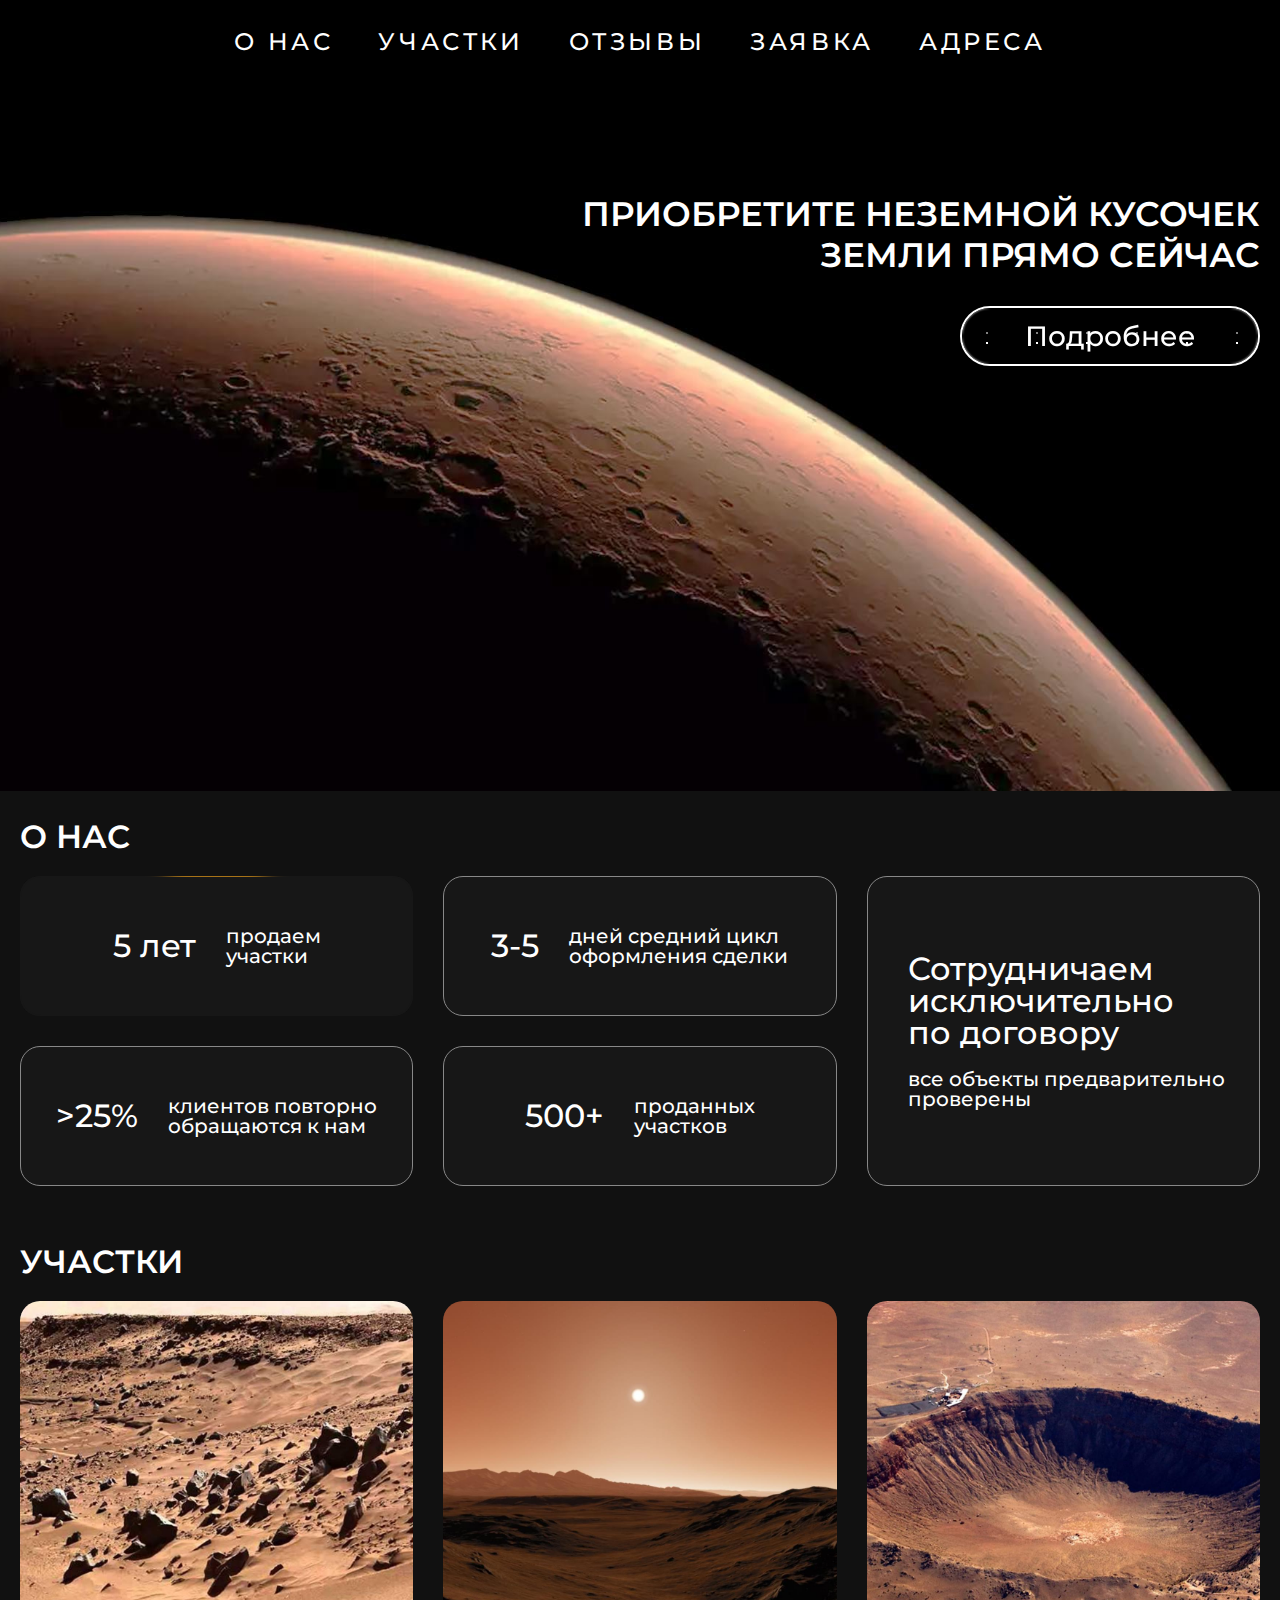
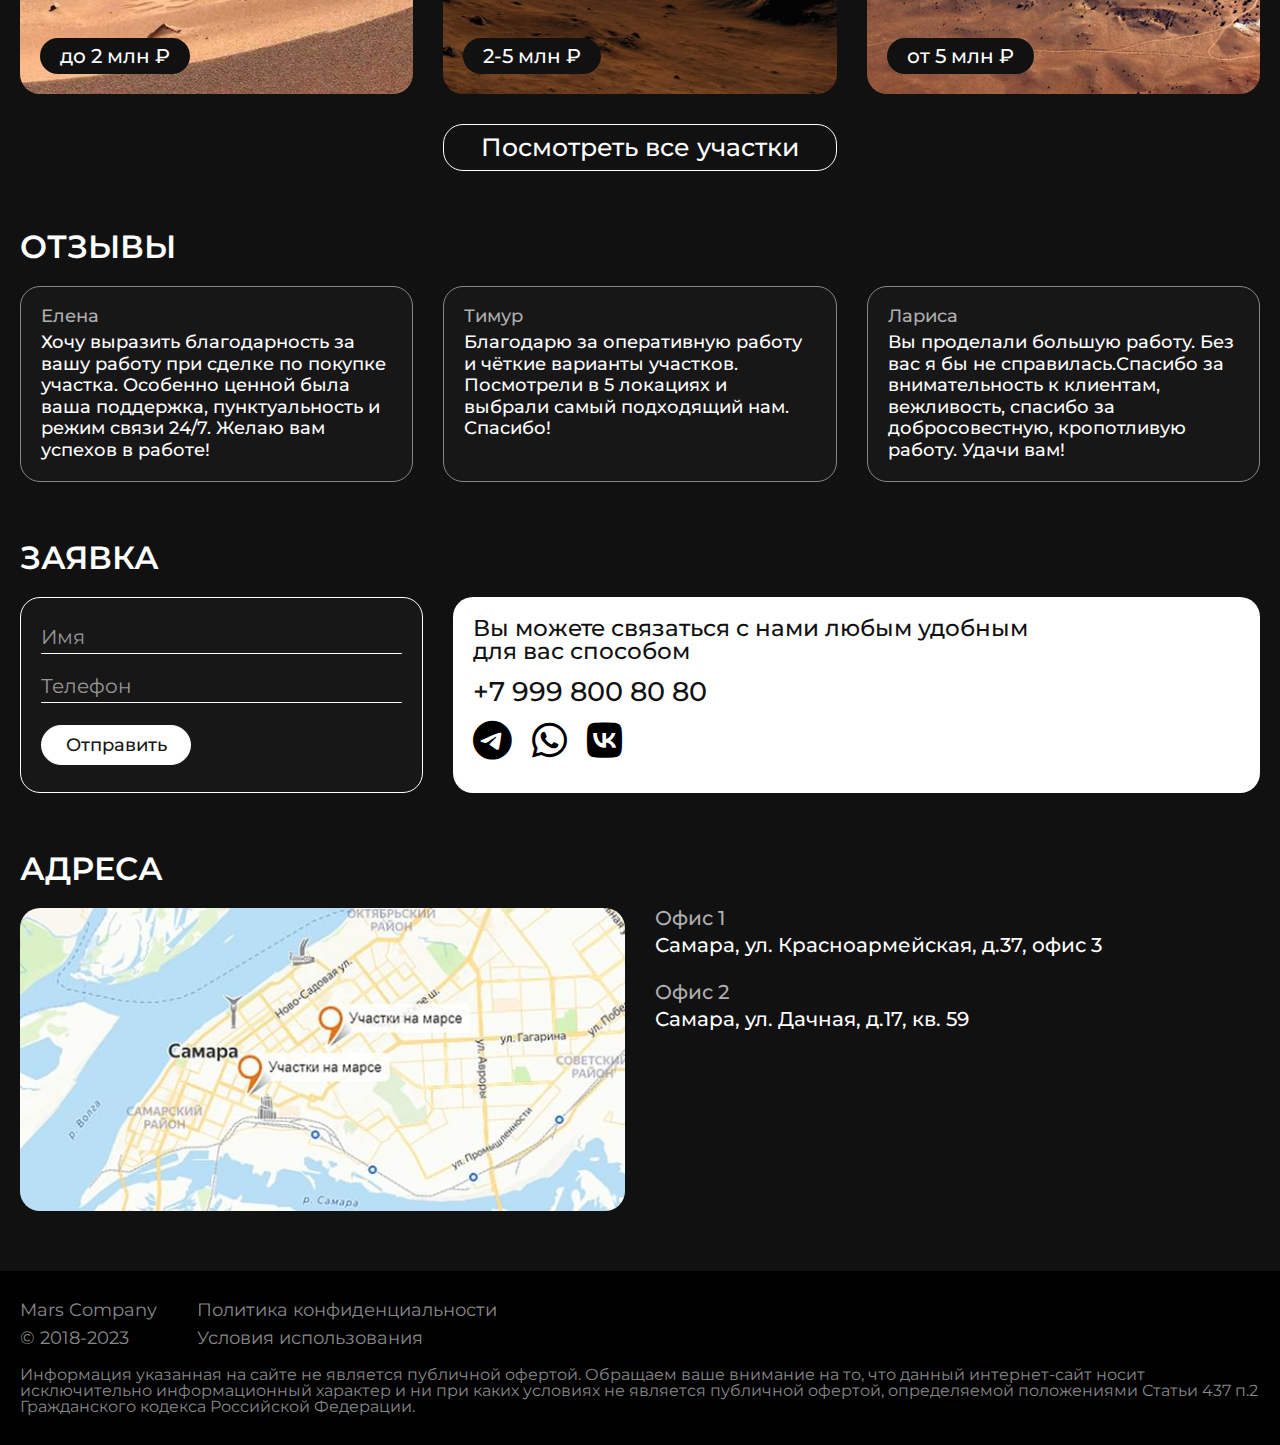
<file: index.html>
<!DOCTYPE html>
<html lang="ru">
  <head>
    <meta charset="UTF-8">
    <meta http-equiv="X-UA-Compatible" content="IE=edge">
    <meta
      name="viewport"
      content="width=device-width, initial-scale=1.0, maximum-scale=1.0, user-scaleble=0">
    <link
      rel="apple-touch-icon"
      sizes="180x180"
      href="favicon/apple-touch-icon.png">
    <link
      rel="icon"
      type="image/png"
      sizes="32x32"
      href="favicon/favicon-32x32.png">
    <link
      rel="icon"
      type="image/png"
      sizes="16x16"
      href="favicon/favicon-16x16.png">
    <link rel="manifest" href="favicon/site.webmanifest">
    <link
      rel="mask-icon"
      href="favicon/safari-pinned-tab.svg"
      color="#5bbad5">
    <meta name="msapplication-TileColor" content="#ffc40d">
    <meta name="theme-color" content="#ffffff">
    <link rel="stylesheet" href="css/style.css">
    <link rel="stylesheet" href="css/icons.css">
    <title>Главная</title>
  </head>
  <body>
    <div class="wrapper">
      <header class="header">
        <div class="container">
          <div class="header__body">
            <input type="checkbox" class="burger__button">
            <div class="burger__icon">
              <span></span>
            </div>
            <nav class="header__menu">
              <ul class="header__list">
                <li><a href="#about" class="header__link">О нас</a></li>
                <li><a href="#areas" class="header__link">Участки</a></li>
                <li><a href="#feedback" class="header__link">Отзывы</a></li>
                <li><a href="#form" class="header__link">Заявка</a></li>
                <li><a href="#address" class="header__link">Адреса</a></li>
              </ul>
            </nav>
          </div>
          <div class="header__content">
            <div class="header_text">
              ПРИОБРЕТИТЕ НЕЗЕМНОЙ КУСОЧЕК ЗЕМЛИ ПРЯМО СЕЙЧАС
            </div>
            <a href="#about" class="header__button">
              <span>Подробнее</span>
              <div class="button__stars__container">
                <div class="button__stars"></div>
              </div>
            </a>
          </div>
        </div>
      </header>

      <main class="content">
        <section class="about" id="about">
          <div class="container">
            <h2 class="about__title title">О нас</h2>
            <div class="about__content section__content">
              <div class="about__item about__item__anim">
                <div class="about__item__anim__bg"></div>
                <div class="about__item__anim__border"></div>
                <div class="about__item__anim__content">
                  <div class="about__item__title">5 лет</div>
                  <div class="about__item__text">
                    продаем<br>
                    участки
                  </div>
                </div>
              </div>
              <div class="about__item">
                <div class="about__item__title">3-5</div>
                <div class="about__item__text">
                  дней средний цикл<br>
                  оформления сделки
                </div>
              </div>
              <div class="about__item">
                <div class="about__item__title">>25%</div>
                <div class="about__item__text">
                  клиентов повторно<br>
                  обращаются к нам
                </div>
              </div>
              <div class="about__item">
                <div class="about__item__title">500+</div>
                <div class="about__item__text">проданных<br>участков</div>
              </div>
              <div class="about__item about__item-high">
                <div class="about__item-high__wrap">
                  <div class="about__item__title">
                    Сотрудничаем<br>
                    исключительно<br>
                    по договору
                  </div>
                  <div class="about__item__text">
                    все объекты предварительно<br>
                    проверены
                  </div>
                </div>
              </div>
            </div>
          </div>
        </section>
        <section class="areas" id="areas">
          <div class="container">
            <h2 class="areas__title title">Участки</h2>
            <div class="areas__content section__content">
              <div class="areas__items">
                <div class="areas__item">
                  <div class="areas__image">
                    <img src="img/area-1.jpg" alt="">
                  </div>
                  <div class="areas__price">до 2 млн ₽</div>
                </div>
                <div class="areas__item">
                  <div class="areas__image">
                    <img src="img/area-2.jpg" alt="">
                  </div>
                  <div class="areas__price">2-5 млн ₽</div>
                </div>
                <div class="areas__item">
                  <div class="areas__image">
                    <img src="img/area-3.jpg" alt="">
                  </div>
                  <div class="areas__price">от 5 млн ₽</div>
                </div>
              </div>
              <div class="areas__button">
                <a href="areas.html">Посмотреть все участки</a>
              </div>
            </div>
          </div>
        </section>
        <section class="feedback" id="feedback">
          <div class="container">
            <h2 class="feedback__title title">Отзывы</h2>
            <div class="feedback__content section__content">
              <div class="feedback__item">
                <div class="feedback__name">Елена</div>
                <div class="feedback__text">
                  Хочу выразить благодарность за вашу работу при сделке по
                  покупке участка. Особенно ценной была ваша поддержка,
                  пунктуальность и режим связи 24/7. Желаю вам успехов в работе!
                </div>
              </div>
              <div class="feedback__item">
                <div class="feedback__name">Тимур</div>
                <div class="feedback__text">
                  Благодарю за оперативную работу и чёткие варианты участков.
                  Посмотрели в 5 локациях и выбрали самый подходящий нам.
                  Спасибо!
                </div>
              </div>
              <div class="feedback__item">
                <div class="feedback__name">Лариса</div>
                <div class="feedback__text">
                  Вы проделали большую работу. Без вас я бы не
                  справилась.Спасибо за внимательность к клиентам, вежливость,
                  спасибо за добросовестную, кропотливую работу. Удачи вам!
                </div>
              </div>
            </div>
          </div>
        </section>
        <section class="form" id="form">
          <div class="container">
            <h2 class="form__title title">Заявка</h2>
            <div class="form__content section__content">
              <div class="form__form">
                <form class="form__input__wrap">
                  <input
                    type="text"
                    class="form__input"
                    spellcheck="false"
                    placeholder="Имя"
                    required>
                  <div class="form__input__hover"></div>
                  <button type="reset" class="form__input__clear">
                    <i class="fa-solid fa-xmark"></i>
                  </button>
                </form>
                <form class="form__input__wrap">
                  <input
                    type="tel"
                    class="form__input"
                    autocomplete="off"
                    spellcheck="false"
                    placeholder="Телефон"
                    required>
                  <div class="form__input__hover"></div>
                  <button type="reset" class="form__input__clear">
                    <i class="fa-solid fa-xmark"></i>
                  </button>
                </form>
                <a class="form__button">Отправить</a>
              </div>
              <div class="form__contacts">
                <div class="form__contacts__title">
                  Вы можете связаться с нами любым удобным для вас способом
                </div>
                <div class="form__contacts__phone">+7 999 800 80 80</div>
                <div class="form__contacts__icons">
                  <i class="fa-brands fa-telegram form__icon"></i>
                  <i class="fa-brands fa-whatsapp form__icon"></i>
                  <i class="fa-brands fa-vk form__icon"></i>
                </div>
              </div>
            </div>
          </div>
        </section>
        <section class="address" id="address">
          <div class="container">
            <h2 class="address__title title">Адреса</h2>
            <div class="address__content section__content">
              <div class="address__map">
                <img src="img/map.jpg" alt="">
              </div>
              <div class="address__items">
                <div class="address__item">
                  <div class="address__item__title">Офис 1</div>
                  <div class="address__item__text">
                    Самара, ул. Красноармейская, д.37, офис 3
                  </div>
                </div>
                <div class="address__item">
                  <div class="address__item__title">Офис 2</div>
                  <div class="address__item__text">
                    Самара, ул. Дачная, д.17, кв. 59
                  </div>
                </div>
              </div>
            </div>
          </div>
        </section>
      </main>
      <footer class="footer">
        <div class="container">
          <div class="footer__info">
            <div class="footer__text">
              <div class="footer__info__item">Mars Company</div>
              <div class="footer__info__item">© 2018-2023</div>
            </div>
            <div class="footer__links">
              <div class="footer__info__item">
                <a>Политика конфиденциальности</a>
              </div>
              <div class="footer__info__item"><a>Условия использования</a></div>
            </div>
          </div>
          <div class="footer__rules">
            Информация указанная на сайте не является публичной офертой.
            Обращаем ваше внимание на то, что данный интернет-сайт носит
            исключительно информационный характер и ни при каких условиях не
            является публичной офертой, определяемой положениями Статьи 437 п.2
            Гражданского кодекса Российской Федерации.
          </div>
        </div>
      </footer>
    </div>
  </body>
</html>
</file>
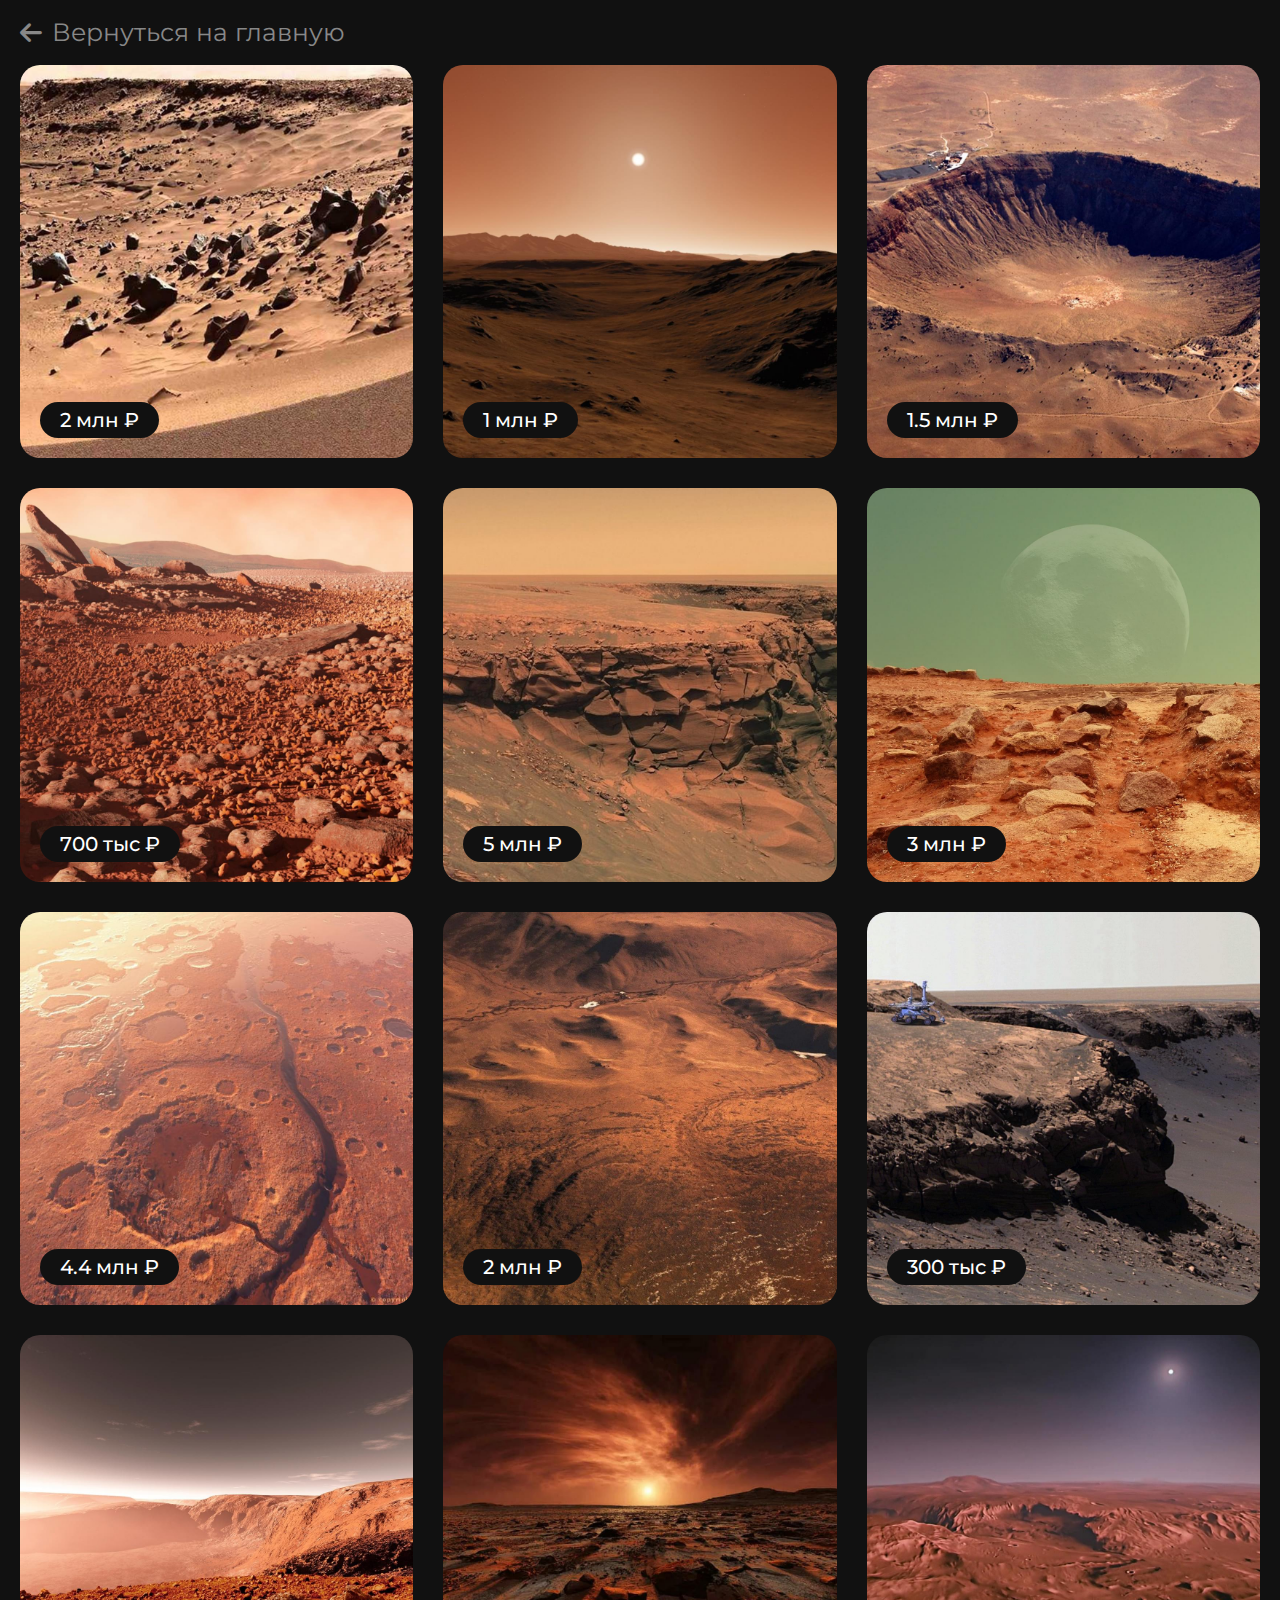
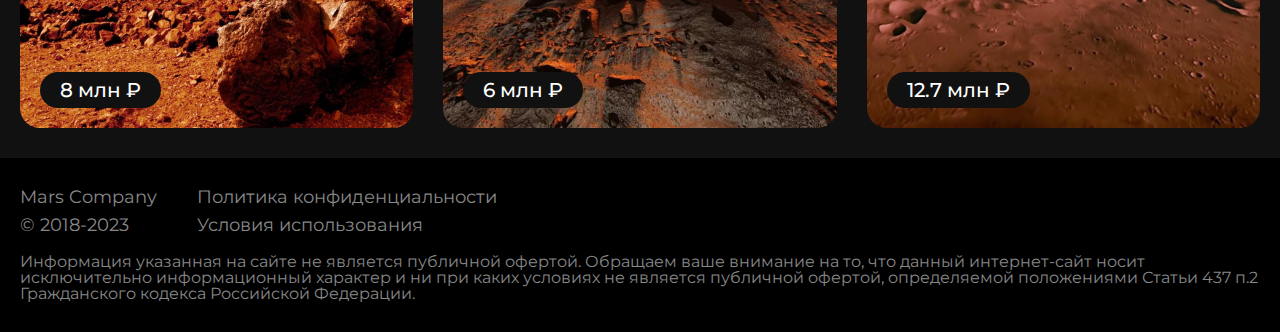
<file: areas.html>
<!DOCTYPE html>
<html lang="en">
  <head>
  <meta charset="UTF-8">
  <meta http-equiv="X-UA-Compatible" content="IE=edge">
  <meta
    name="viewport"
    content="width=device-width, initial-scale=1.0, maximum-scale=1.0, user-scaleble=0">
  <link
    rel="apple-touch-icon"
    sizes="180x180"
    href="favicon/apple-touch-icon.png">
  <link
    rel="icon"
    type="image/png"
    sizes="32x32"
    href="favicon/favicon-32x32.png">
  <link
    rel="icon"
    type="image/png"
    sizes="16x16"
    href="favicon/favicon-16x16.png">
  <link rel="manifest" href="favicon/site.webmanifest">
  <link rel="mask-icon" href="favicon/safari-pinned-tab.svg" color="#5bbad5">
  <meta name="msapplication-TileColor" content="#ffc40d">
  <meta name="theme-color" content="#ffffff">
  <link rel="stylesheet" href="css/style.css">
  <link rel="stylesheet" href="css/icons.css">
  <title>Участки</title>
</head>


  <body>
    <div class="wrapper">
      <main class="content">
        <div class="container">
          <div class="button__back">
            <a href="index.html"
              ><i class="fa-solid fa-arrow-left"></i> Вернуться на главную</a
            >
          </div>
          <div class="areas__items areas__item__wrap">
            <div class="areas__item">
              <div class="areas__image">
					<img src="img/area-1.jpg" alt="">
              </div>
              <div class="areas__price">2 млн ₽</div>
            </div>
            <div class="areas__item">
              <div class="areas__image">
                <img src="img/area-2.jpg" alt="">
              </div>
              <div class="areas__price">1 млн ₽</div>
            </div>
            <div class="areas__item">
              <div class="areas__image">
                <img src="img/area-3.jpg" alt="">
              </div>
              <div class="areas__price">1.5 млн ₽</div>
            </div>
            <div class="areas__item">
              <div class="areas__image">
                <img src="img/area-4.jpg" alt="">
              </div>
              <div class="areas__price">700 тыс ₽</div>
            </div>
            <div class="areas__item">
              <div class="areas__image">
                <img src="img/area-5.jpg" alt="">
              </div>
              <div class="areas__price">5 млн ₽</div>
            </div>
            <div class="areas__item">
              <div class="areas__image">
                <img src="img/area-6.jpg" alt="">
              </div>
              <div class="areas__price">3 млн ₽</div>
            </div>
            <div class="areas__item">
              <div class="areas__image">
                <img src="img/area-7.jpg" alt="">
              </div>
              <div class="areas__price">4.4 млн ₽</div>
            </div>
            <div class="areas__item">
              <div class="areas__image">
                <img src="img/area-8.jpg" alt="">
              </div>
              <div class="areas__price">2 млн ₽</div>
            </div>
            <div class="areas__item">
              <div class="areas__image">
                <img src="img/area-9.jpg" alt="">
              </div>
              <div class="areas__price">300 тыс ₽</div>
            </div>
            <div class="areas__item">
              <div class="areas__image">
                <img src="img/area-10.jpg" alt="">
              </div>
              <div class="areas__price">8 млн ₽</div>
            </div>
            <div class="areas__item">
              <div class="areas__image">
                <img src="img/area-11.jpg" alt="">
              </div>
              <div class="areas__price">6 млн ₽</div>
            </div>
            <div class="areas__item">
              <div class="areas__image">
                <img src="img/area-12.jpg" alt="">
              </div>
              <div class="areas__price">12.7 млн ₽</div>
            </div>
          </div>
        </div>
      </main>
      <footer class="footer">
  <div class="container">
    <div class="footer__info">
      <div class="footer__text">
        <div class="footer__info__item">Mars Company</div>
        <div class="footer__info__item">© 2018-2023</div>
      </div>
      <div class="footer__links">
        <div class="footer__info__item"><a>Политика конфиденциальности</a></div>
        <div class="footer__info__item"><a>Условия использования</a></div>
      </div>
    </div>
    <div class="footer__rules">
      Информация указанная на сайте не является публичной офертой. Обращаем ваше
      внимание на то, что данный интернет-сайт носит исключительно
      информационный характер и ни при каких условиях не является публичной
      офертой, определяемой положениями Статьи 437 п.2 Гражданского кодекса
      Российской Федерации.
    </div>
  </div>
</footer>

    </div>
  </body>
</html>
</file>
<file: css/style.css>
* {
  padding: 0;
  margin: 0;
  border: 0;
}

*,
*:before,
*:after {
  box-sizing: border-box;
}

:focus,
:active {
  outline: none;
}

a:focus,
a:active {
  outline: none;
}

nav,
footer,
header,
aside {
  display: block;
}

html,
body {
  font-family: "Montserrat";
  height: 100%;
  width: 100%;
  font-size: 100%;
  line-height: 1;
  font-size: 14px;
  -ms-text-size-adjust: 100%;
  -moz-text-size-adjust: 100%;
  -webkit-text-size-adjust: 100%;
  color: #fff;
  -webkit-touch-callout: none;
  -webkit-user-select: none;
  -moz-user-select: none;
  user-select: none;
  background-color: #111;
  scroll-behavior: smooth;
}

input,
button,
textarea {
  font-family: inherit;
}

input::-ms-clear {
  display: none;
}

button {
  cursor: pointer;
}

button::-moz-focus-inner {
  padding: 0;
  border: 0;
}

a,
a:visited {
  text-decoration: none;
}

a:hover {
  text-decoration: none;
}

ul li {
  list-style: none;
}

img {
  vertical-align: top;
}

h1,
h2,
h3,
h4,
h5,
h6 {
  font-size: inherit;
  font-weight: 400;
}

@font-face {
  font-family: Montserrat;
  font-display: swap;
  src: url("../fonts/Montserrat-Bold.woff2") format("woff2"),
    url("../fonts/Montserrat-Bold.woff") format("woff");
  font-weight: 700;
  font-style: normal;
}

@font-face {
  font-family: Montserrat;
  font-display: swap;
  src: url("../fonts/Montserrat-Medium.woff2") format("woff2"),
    url("../fonts/Montserrat-Medium.woff") format("woff");
  font-weight: 500;
  font-style: normal;
}

@font-face {
  font-family: Montserrat;
  font-display: swap;
  src: url("../fonts/Montserrat-Regular.woff2") format("woff2"),
    url("../fonts/Montserrat-Regular.woff") format("woff");
  font-weight: 400;
  font-style: normal;
}

@font-face {
  font-family: Montserrat;
  font-display: swap;
  src: url("../fonts/Montserrat-SemiBold.woff2") format("woff2"),
    url("../fonts/Montserrat-SemiBold.woff") format("woff");
  font-weight: 600;
  font-style: normal;
}

::-webkit-scrollbar {
  width: 10px;
}

::-webkit-scrollbar-track {
  background-color: #111;
}

::-webkit-scrollbar-thumb {
  background-color: #afafaf;
  border-radius: 10px;
  border: 2px solid #111;
  -webkit-transition: all 0.3s ease 0s;
  transition: all 0.3s ease 0s;
}

::-webkit-scrollbar-thumb:hover {
  background-color: #fff;
}

.wrapper {
  min-height: 100%;
  display: flex;
  flex-direction: column;
}

.content {
  flex: 1 1 auto;
}

.container {
  max-width: 1320px;
  padding: 0 20px;
  margin: 0 auto;
}

.header {
  background: url("../img/bg.jpg") center center/cover no-repeat;
  position: relative;
  width: 100%;
  z-index: 50;
  padding-top: 30px;
}

.header__body {
  position: relative;
  display: flex;
  justify-content: center;
  align-items: center;
}

.header__list {
  display: flex;
  position: relative;
  gap: 45px;
}

.header__link {
  position: relative;
  display: block;
  color: #fff;
  font-weight: 500;
  text-transform: uppercase;
  letter-spacing: 3.6px;
  font-size: 24px;
  transition: all 0.3s ease 0s;
}

.header__link::before,
.header__link::after {
  content: "";
  position: absolute;
  width: 0%;
  height: 2px;
  background-color: #fff;
  bottom: -5px;
  transition: all 0.3s ease 0s;
}

.header__link::after {
  border-top-left-radius: 10px;
  border-bottom-left-radius: 10px;
  right: 50%;
}

.header__link::before {
  border-top-right-radius: 10px;
  border-bottom-right-radius: 10px;
  left: 50%;
}

.header__link:hover {
  color: #bababa;
}

.header__link:hover::before,
.header__link:hover::after {
  width: 50%;
}

.burger__button {
  z-index: 3;
  display: none;
}

.burger__icon {
  display: none;
}

.header__content {
  padding-top: 140px;
  padding-bottom: 425px;
  display: flex;
  flex-direction: column;
  align-items: end;
}

.header_text {
  font-size: 34px;
  font-weight: 600;
  max-width: 680px;
  text-align: right;
  line-height: 1.2;
}

.header__button {
  margin-top: 30px;
  display: flex;
  justify-content: center;
  align-items: center;
  width: 300px;
  height: 60px;
  -webkit-backdrop-filter: blur(1rem);
  backdrop-filter: blur(1rem);
  border-radius: 30px;
  transition: 0.5s;
  background-color: #000;
  border: 2px solid #fff;
  background-origin: border-box;
  background-clip: content-box, border-box;
  transform: scale(1);
}

.header__button span {
  z-index: 2;
  font-size: 28px;
  font-weight: 500;
  color: #ffffff;
  transition: all 0.4s ease 0s;
}

.header__button:hover span {
  text-shadow: 0px 0px 10px rgba(255, 255, 255, 0.5137254902);
}

.header__button:hover .button__stars__container {
  background-color: #171717;
}

.button__stars__container {
  position: absolute;
  z-index: 1;
  width: 100%;
  height: 100%;
  overflow: hidden;
  transition: all 0.4s ease 0s;
  -webkit-backdrop-filter: blur(1px);
  backdrop-filter: blur(1px);
  border-radius: 30px;
}

.button__stars {
  position: relative;
  background: transparent;
  width: 200rem;
  height: 200rem;
}

.button__stars::after {
  content: "";
  position: absolute;
  top: -10rem;
  left: -100rem;
  width: 100%;
  height: 100%;
  animation: animStarRotate 90s linear infinite;
  background-image: radial-gradient(#ffffff 1px, transparent 1%);
  background-size: 50px 50px;
}

.button__stars::before {
  content: "";
  position: absolute;
  top: 0;
  left: -50%;
  width: 170%;
  height: 500%;
  animation: animStar 60s linear infinite;
  background-image: radial-gradient(#ffffff 1px, transparent 1%);
  background-size: 50px 50px;
  opacity: 0.5;
}

@keyframes animStar {
  from {
    transform: translateY(0);
  }

  to {
    transform: translateY(-135rem);
  }
}

@keyframes animStarRotate {
  from {
    transform: rotate(360deg);
  }

  to {
    transform: rotate(0);
  }
}

section {
  padding: 30px 0;
}

.title {
  font-size: 32px;
  font-weight: 600;
  text-transform: uppercase;
}

.section__content {
  margin-top: 23px;
}

.about__content {
  display: grid;
  grid-template: repeat(2, 140px) / repeat(3, 1fr);
  gap: 30px;
}

.about__item {
  border-radius: 20px;
  border: solid 1.5px #888;
  background-color: #171717;
  display: flex;
  justify-content: center;
  align-items: center;
}

.about__item__title {
  font-size: 32px;
  font-weight: 500;
}

.about__item__text {
  font-size: 20px;
  font-weight: 500;
  margin-left: 30px;
}

.about__item__anim {
  position: relative;
  border-radius: 20px;
  border: none;
  overflow: hidden;
}

.about__item__anim__bg {
  position: absolute;
  width: 100%;
  height: 100%;
  background-color: #171717;
  top: 0;
  left: 0;
}

.about__item__anim__border {
  position: absolute;
  top: 15%;
  left: -10%;
  width: 60%;
  height: 70%;
  animation: aboutAnim 4s linear infinite;
  background: rgb(168, 115, 23);
  transform: rotate(90deg);
  transform-origin: center right;
  filter: blur(10px);
}

@keyframes aboutAnim {
  from {
    transform: rotate(0deg);
  }

  to {
    transform: rotate(360deg);
  }
}

.about__item__anim__content {
  position: absolute;
  border-radius: 20px;
  inset: 1px;
  display: flex;
  justify-content: center;
  align-items: center;
  background-color: #171717;
}

.about__item-high {
  padding-left: 40px;
  padding-right: 20px;
  flex-direction: column;
  align-items: start;
  grid-row: 1/3;
  grid-column: 3/4;
}

.about__item-high .about__item__text {
  margin-left: 0;
  margin-top: 20px;
}

.areas__items {
  display: flex;
  justify-content: space-between;
}

.areas__items .areas__item:hover {
  transform: scale(1.05);
}

.areas__items:hover .areas__item:not(:hover) {
  filter: blur(3px);
  transform: scale(0.95);
}

.areas__item {
  cursor: pointer;
  width: calc((100% - 60px) / 3);
  position: relative;
  transition: all 0.5s ease 0s;
}

.areas__image img {
  width: 100%;
  border-radius: 20px;
}

.areas__price {
  position: absolute;
  left: 20px;
  bottom: 20px;
  font-size: 20px;
  font-weight: 500;
  text-align: center;
  background-color: #111;
  border-radius: 20px;
  padding: 8px 20px;
}

.areas__button {
  margin-top: 30px;
  display: flex;
  justify-content: center;
}

.areas__button a {
  color: #fff;
  width: calc((100% - 60px) / 3);
  border-radius: 20px;
  border: solid 1.5px #fff;
  background-color: #111;
  display: flex;
  justify-content: center;
  align-items: center;
  font-size: 25px;
  font-weight: 500;
  padding: 10px 5px;
  transition: all 0.3s ease 0s;
}

.areas__button a:hover {
  background-color: #fff;
  color: #000;
}

.feedback__content {
  display: flex;
  justify-content: space-between;
}

.feedback__item {
  width: calc((100% - 60px) / 3);
  border-radius: 20px;
  border: solid 1.5px #888;
  background-color: #171717;
  padding: 20px;
}

.feedback__name {
  font-size: 18px;
  font-weight: 500;
  color: #afafaf;
}

.feedback__text {
  margin-top: 7px;
  font-size: 18px;
  font-weight: 500;
  text-align: left;
  line-height: 1.2;
}

.form__content {
  display: flex;
  justify-content: space-between;
}

.form__form {
  width: calc((100% - 30px) / 3);
  border-radius: 20px;
  border: solid 1.5px #fff;
  background-color: #171717;
  padding: 22px 20px 27px 20px;
  display: flex;
  flex-direction: column;
}

.form__input__wrap {
  position: relative;
}

.form__input__wrap:nth-child(2) {
  margin-top: 15px;
}

.form__input {
  position: relative;
  z-index: 2;
  width: 100%;
  font-size: 20px;
  color: #111;
  background-color: transparent;
  padding: 5px 34px 5px 0px;
  transition: all 0.3s ease 0s;
}

.form__input::-moz-placeholder {
  color: #979797;
}

.form__input::placeholder {
  color: #979797;
}

.form__input:focus,
.form__input:valid {
  padding: 5px 34px 5px 10px;
}

.form__input:focus::-moz-placeholder,
.form__input:valid::-moz-placeholder {
  color: #646464;
}

.form__input:focus::placeholder,
.form__input:valid::placeholder {
  color: #646464;
}

.form__input:focus ~ .form__input__hover,
.form__input:valid ~ .form__input__hover {
  height: 100%;
}

.form__input:valid ~ .form__input__clear {
  transform: scale(1);
}

.form__input__hover {
  position: absolute;
  content: "";
  background-color: #fff;
  bottom: 0;
  left: 0;
  width: 100%;
  height: 1px;
  transition: all 0.3s ease 0s;
  border-radius: 5px;
}

.form__input__clear {
  position: absolute;
  top: 0;
  right: 0;
  width: 34px;
  height: 100%;
  color: #171717;
  transform: scale(0);
  display: flex;
  font-size: 20px;
  justify-content: center;
  align-items: center;
  transition: all 0.1s ease 0s;
  cursor: pointer;
  z-index: 2;
  background-color: transparent;
}

.form__button {
  margin-top: 22px;
  display: flex;
  justify-content: center;
  align-items: center;
  height: 40px;
  width: 150px;
  font-weight: 500;
  color: #171717;
  font-size: 18px;
  background-color: #fff;
  border: 1px solid #fff;
  border-radius: 20px;
  cursor: pointer;
  transition: all 0.3s ease 0s;
}

.form__button:hover {
  background-color: #171717;
  color: #fff;
}

.form__contacts {
  width: calc((100% - 30px) / 3 * 2);
  border-radius: 20px;
  background-color: #fff;
  padding: 20px;
}

.form__contacts__title {
  font-size: 23px;
  font-weight: 500;
  text-align: left;
  color: #111;
  max-width: 580px;
}

.form__contacts__phone {
  margin-top: 15px;
  font-size: 27px;
  font-weight: 500;
  text-align: left;
  color: #111;
}

.form__contacts__icons {
  display: flex;
  gap: 20px;
  font-size: 40px;
  color: #000;
  margin-top: 15px;
}

.form__icon {
  transition: all 0.3s ease 0s;
  cursor: pointer;
}

.fa-telegram:hover {
  color: #2aabee;
}

.fa-whatsapp:hover {
  color: #2bb741;
}

.fa-vk:hover {
  color: #597da3;
}

.address__content {
  display: flex;
  justify-content: space-between;
}

.address__map {
  width: calc((100% - 30px) / 2);
}

.address__map img {
  width: 100%;
  border-radius: 20px;
}

.address__items {
  width: calc((100% - 30px) / 2);
}

.address__item {
  margin-bottom: 25px;
}

.address__item:last-child {
  margin-bottom: 0;
}

.address__item__title {
  color: #afafaf;
  font-size: 20px;
  font-weight: 500;
}

.address__item__text {
  font-size: 20px;
  font-weight: 500;
  margin-top: 5px;
  line-height: 1.2;
}

.footer {
  background-color: #000;
  padding: 30px 0;
  margin-top: 30px;
  color: #888;
}

.footer__info {
  display: flex;
}

.footer__links {
  margin-left: 40px;
}

.footer__info__item {
  font-size: 18px;
  margin-bottom: 10px;
}

.footer__info__item:last-child {
  margin-bottom: 0;
}

.footer__info__item a {
  cursor: pointer;
  transition: all 0.3s ease 0s;
}

.footer__info__item a:hover {
  color: #d2d2d2;
}

.footer__rules {
  margin-top: 20px;
  font-size: 16px;
}

.button__back {
  padding: 20px 0;
}

.button__back a {
  color: #888;
  font-size: 25px;
  transition: all 0.3s ease 0s;
  display: flex;
  align-items: center;
}

.button__back a i {
  margin-right: 10px;
}

.button__back a:hover {
  color: #fff;
}

.areas__item__wrap {
  gap: 30px;
  flex-wrap: wrap;
}

.areas__item__wrap .areas__item:hover {
  transform: scale(1.05);
}

.areas__item__wrap:hover .areas__item:not(:hover) {
  filter: none;
  transform: none;
}

@media (max-width: 1200px) {
  .header {
    background: url("../img/bg.jpg") center top/cover no-repeat;
  }

  .header__link {
    font-size: 20px;
  }

  .header_text {
    font-size: 30px;
  }

  .header__button {
    margin-top: 20px;
    width: 250px;
    height: 50px;
  }

  .header__button span {
    font-size: 25px;
  }

  .button__stars::after {
    background-size: 40px 40px;
    animation: animStarRotate 110s linear infinite;
  }

  .button__stars::before {
    background-size: 40px 40px;
    animation: animStar 75s linear infinite;
  }

  .header__content {
    padding-top: 120px;
    padding-bottom: 300px;
  }

  section {
    padding: 20px 0;
  }

  .title {
    font-size: 28px;
  }

  .section__content {
    margin-top: 18px;
  }

  .about__content {
    grid-template: repeat(2, 130px) / repeat(3, 1fr);
    gap: 20px;
  }

  .about__item__title {
    font-size: 28px;
  }

  .about__item__text {
    font-size: 18px;
    margin-left: 15px;
  }

  .areas__item {
    width: calc((100% - 40px) / 3);
  }

  .areas__price {
    font-size: 18px;
    bottom: 10px;
    left: 10px;
  }

  .areas__button {
    margin-top: 20px;
  }

  .areas__button a {
    width: calc((100% - 40px) / 3);
    font-size: 23px;
    border-radius: 30px;
  }

  .feedback__item {
    width: calc((100% - 40px) / 3);
  }

  .feedback__text {
    font-size: 17px;
  }

  .form__input {
    font-size: 18px;
  }

  .form__input__clear {
    width: 32px;
  }

  .form__contacts__title {
    font-size: 21px;
    max-width: 550px;
  }

  .form__contacts__phone {
    font-size: 25px;
    margin-top: 10px;
  }

  .form__contacts__icons {
    font-size: 35px;
    gap: 15px;
  }

  .form__form {
    width: calc((100% - 20px) / 3);
  }

  .form__contacts {
    width: calc((100% - 20px) / 3 * 2);
  }

  .address__map {
    width: calc((100% - 20px) / 2);
  }

  .address__item {
    margin-bottom: 20px;
  }

  .address__items {
    width: calc((100% - 20px) / 2);
  }

  .address__item__title {
    font-size: 18px;
  }

  .address__item__text {
    font-size: 18px;
  }

  .footer {
    margin-top: 20px;
  }

  .footer__info__item {
    font-size: 16px;
  }

  .footer__rules {
    font-size: 14px;
  }

  .areas__item__wrap {
    gap: 20px;
  }

  .button__back {
    padding: 15px 0;
  }

  .button__back a {
    font-size: 22px;
  }
}

@media (max-width: 992px) {
  .container {
    padding: 0 10px;
  }

  .header {
    padding-top: 20px;
  }

  .header__content {
    padding-top: 80px;
    padding-bottom: 230px;
  }

  .header_text {
    font-size: 28px;
    max-width: 650px;
  }

  .header__button {
    margin-top: 15px;
    width: 200px;
  }

  .header__button span {
    font-size: 22px;
  }

  .button__stars::after {
    animation: animStarRotate 130s linear infinite;
  }

  .header__body {
    justify-content: end;
    align-items: start;
  }

  .burger__button {
    display: block;
    width: 35px;
    height: 28px;
    margin: 0;
    opacity: 0;
  }

  .burger__icon {
    display: block;
    position: absolute;
    top: 0px;
    right: 0;
    width: 35px;
    height: 28px;
    background-color: transparent;
    z-index: 3;
    pointer-events: none;
    cursor: pointer;
    z-index: 4;
    transition: all 0.5s ease 0s;
  }

  .burger__icon span {
    position: absolute;
    left: 0;
    top: 12px;
    width: 100%;
    height: 4px;
    border-radius: 10px;
    background-color: #fff;
    transition-delay: 0.2s;
  }

  .burger__icon::before,
  .burger__icon::after {
    position: absolute;
    content: "";
    left: 0;
    width: 100%;
    height: 4px;
    border-radius: 10px;
    background-color: #fff;
    will-change: transform;
  }

  .burger__button:checked ~ .burger__icon span {
    opacity: 0;
  }

  .burger__button:checked ~ .burger__icon::before {
    top: 12px;
    transform: rotate(135deg);
    transition: top 0.2s ease 0s, transform 0.2s ease 0.2s;
  }

  .burger__button:checked ~ .burger__icon::after {
    bottom: 12px;
    transform: rotate(225deg);
    transition: bottom 0.2s ease 0s, transform 0.2s ease 0.2s;
  }

  .burger__icon::before {
    top: 0;
    transition: top 0.2s ease 0.2s, transform 0.2s ease 0s;
  }

  .burger__icon::after {
    bottom: 0;
    transition: bottom 0.2s ease 0.2s, transform 0.2s ease 0s;
  }

  .burger__button:checked ~ .header__menu {
    transform: scaleY(1);
  }

  .burger__button:checked ~ .header__menu .header__list li .header__link {
    opacity: 1;
  }

  .burger__button:checked
    ~ .header__menu
    .header__list
    li:nth-child(1)
    .header__link {
    transition: opacity 0.4s ease 0.2s;
  }

  .burger__button:checked
    ~ .header__menu
    .header__list
    li:nth-child(2)
    .header__link {
    transition: opacity 0.4s ease 0.25s;
  }

  .burger__button:checked
    ~ .header__menu
    .header__list
    li:nth-child(3)
    .header__link {
    transition: opacity 0.4s ease 0.3s;
  }

  .burger__button:checked
    ~ .header__menu
    .header__list
    li:nth-child(4)
    .header__link {
    transition: opacity 0.4s ease 0.35s;
  }

  .burger__button:checked
    ~ .header__menu
    .header__list
    li:nth-child(5)
    .header__link {
    transition: opacity 0.4s ease 0.4s;
  }

  .header__menu {
    z-index: 2;
    position: fixed;
    top: 0;
    left: 0;
    width: 100%;
    height: 100%;
    background-color: #000;
    padding-top: 80px;
    transition: all 0.5s ease 0s;
    transform: scaleY(0);
    transform-origin: top center;
  }

  .header__list {
    flex-direction: column;
    align-items: center;
    gap: 30px;
  }

  .header__link {
    margin-left: 0;
    font-size: 25px;
    opacity: 0;
    transition: all 0.1s ease 0s;
    pointer-events: none;
  }

  .title {
    font-size: 25px;
  }

  .section__content {
    margin-top: 14px;
  }

  .about__content {
    grid-template: repeat(2, 110px) / repeat(3, 1fr);
  }

  .about__item__title {
    font-size: 25px;
  }

  .about__item__text {
    font-size: 16px;
  }

  .about__item-high {
    padding-left: 20px;
  }

  .about__item-high .about__item__title {
    font-size: 23px;
  }

  .about__item-high .about__item__text {
    margin-top: 10px;
  }

  .areas__price {
    font-size: 17px;
    padding: 8px 15px;
  }

  .areas__button {
    margin-top: 15px;
  }

  .areas__button a {
    font-size: 20px;
  }

  .feedback__item {
    padding: 15px;
  }

  .feedback__name {
    font-size: 16px;
  }

  .feedback__text {
    font-size: 16px;
  }

  .form__form {
    padding: 15px;
  }

  .form__input {
    font-size: 16px;
  }

  .form__input__clear {
    width: 29px;
    font-size: 17px;
  }

  .form__button {
    margin-top: 18px;
    font-size: 17px;
    width: 130px;
  }

  .form__contacts {
    padding: 15px;
  }

  .form__contacts__title {
    font-size: 19px;
    max-width: 500px;
  }

  .form__contacts__phone {
    font-size: 22px;
    margin-top: 8px;
  }

  .form__contacts__icons {
    font-size: 30px;
    margin-top: 10px;
  }

  .address__item {
    margin-bottom: 15px;
  }

  .address__item__title {
    font-size: 17px;
  }

  .address__item__text {
    font-size: 17px;
  }

  .button__back {
    padding: 15px 0;
  }

  .button__back a {
    font-size: 22px;
  }
}

@media (max-width: 910px) {
  .areas__button a {
    font-size: 16px;
  }
}

@media (max-width: 850px) {
  .header_text {
    font-size: 25px;
    max-width: 600px;
  }

  .header__button {
    height: 45px;
    border: 1.5px solid #fff;
  }

  .header__button span {
    font-size: 20px;
  }

  .about__content {
    grid-template: repeat(3, 100px) / repeat(2, 1fr);
    gap: 15px;
  }

  .about__item-high {
    grid-row: 2/4;
    grid-column: 1/2;
    padding-left: 40px;
  }
}

@media (max-width: 768px) {
  .header__content {
    padding-top: 50px;
    padding-bottom: 200px;
  }

  .burger__button {
    height: 25px;
  }

  .burger__icon {
    height: 25px;
  }

  .burger__icon span {
    top: 11px;
    height: 3px;
  }

  .burger__icon::before,
  .burger__icon::after {
    height: 3px;
  }

  .burger__button:checked ~ .burger__icon::before {
    top: 11px;
  }

  .burger__button:checked ~ .burger__icon::after {
    bottom: 11px;
  }

  .title {
    font-size: 23px;
  }

  .areas__item {
    width: calc((100% - 30px) / 3);
  }

  .areas__button a {
    width: 100%;
  }

  .feedback__content {
    display: block;
  }

  .feedback__item {
    width: 100%;
    margin-bottom: 15px;
  }

  .feedback__item:last-child {
    margin-bottom: 0;
  }

  .feedback__text {
    font-size: 15px;
  }

  .form__form {
    width: calc((100% - 15px) / 2);
  }

  .form__contacts {
    width: calc((100% - 15px) / 2);
  }

  .form__contacts__title {
    font-size: 17px;
  }

  .form__contacts__phone {
    font-size: 19px;
  }

  .form__contacts__icons {
    font-size: 28px;
    margin-top: 8px;
  }

  .address__map {
    width: calc((100% - 15px) / 2);
  }

  .address__items {
    width: calc((100% - 15px) / 2);
  }

  .footer {
    padding: 20px 0;
  }

  .footer__info__item {
    margin-bottom: 5px;
  }

  .footer__links {
    margin-left: 20px;
  }

  .areas__item__wrap .areas__item {
    width: calc((100% - 20px) / 2);
  }
}

@media (max-width: 600px) {
  .about__content {
    display: block;
  }

  .about__item {
    display: flex;
    justify-content: center;
    align-items: center;
    padding: 20px;
    margin-bottom: 15px;
  }

  .about__item__anim {
    border: 1.5px solid #888;
  }

  .about__item__anim__bg {
    display: none;
  }

  .about__item__anim__border {
    display: none;
  }

  .about__item__anim__content {
    position: relative;
  }

  .about__item-high {
    display: flex;
    justify-content: center;
    align-items: center;
    padding: 20px;
    margin-bottom: 0;
  }
}

@media (max-width: 576px) {
  .header_text {
    text-align: center;
    font-size: 25px;
    padding: 5px 0px 5px 5px;
    text-shadow: 0px 0px 15px rgb(0, 0, 0);
  }

  .header__content {
    align-items: center;
    padding-top: 70px;
    padding-bottom: 150px;
  }

  .areas__items {
    display: block;
  }

  .areas__item {
    width: 100%;
    margin-bottom: 15px;
  }

  .areas__item:last-child {
    margin: 0;
  }

  .form__content {
    flex-direction: column;
  }

  .form__form {
    width: 100%;
    margin-top: 15px;
    order: 2;
  }

  .form__contacts {
    width: 100%;
  }

  .form__button {
    width: 100%;
  }

  .address__content {
    flex-direction: column;
  }

  .address__map {
    width: 100%;
    order: 2;
    margin-top: 15px;
  }

  .address__items {
    width: 100%;
  }

  .address__item__title {
    font-size: 16px;
    font-weight: 500;
  }

  .address__item__text {
    font-size: 16px;
  }

  .areas__item__wrap {
    gap: 15px;
    display: flex;
  }

  .areas__item__wrap .areas__item {
    margin-bottom: 0;
    width: calc((100% - 15px) / 2);
  }

  .areas__item__wrap {
    display: block;
  }

  .areas__item__wrap .areas__item {
    margin-bottom: 15px;
    width: 100%;
  }

  .areas__item__wrap .areas__item:last-child {
    margin-bottom: 0;
  }
}

@media (max-width: 450px) {
  .footer__info {
    display: block;
  }

  .footer__links {
    margin-left: 0;
    margin-top: 5px;
  }
}
</file>
